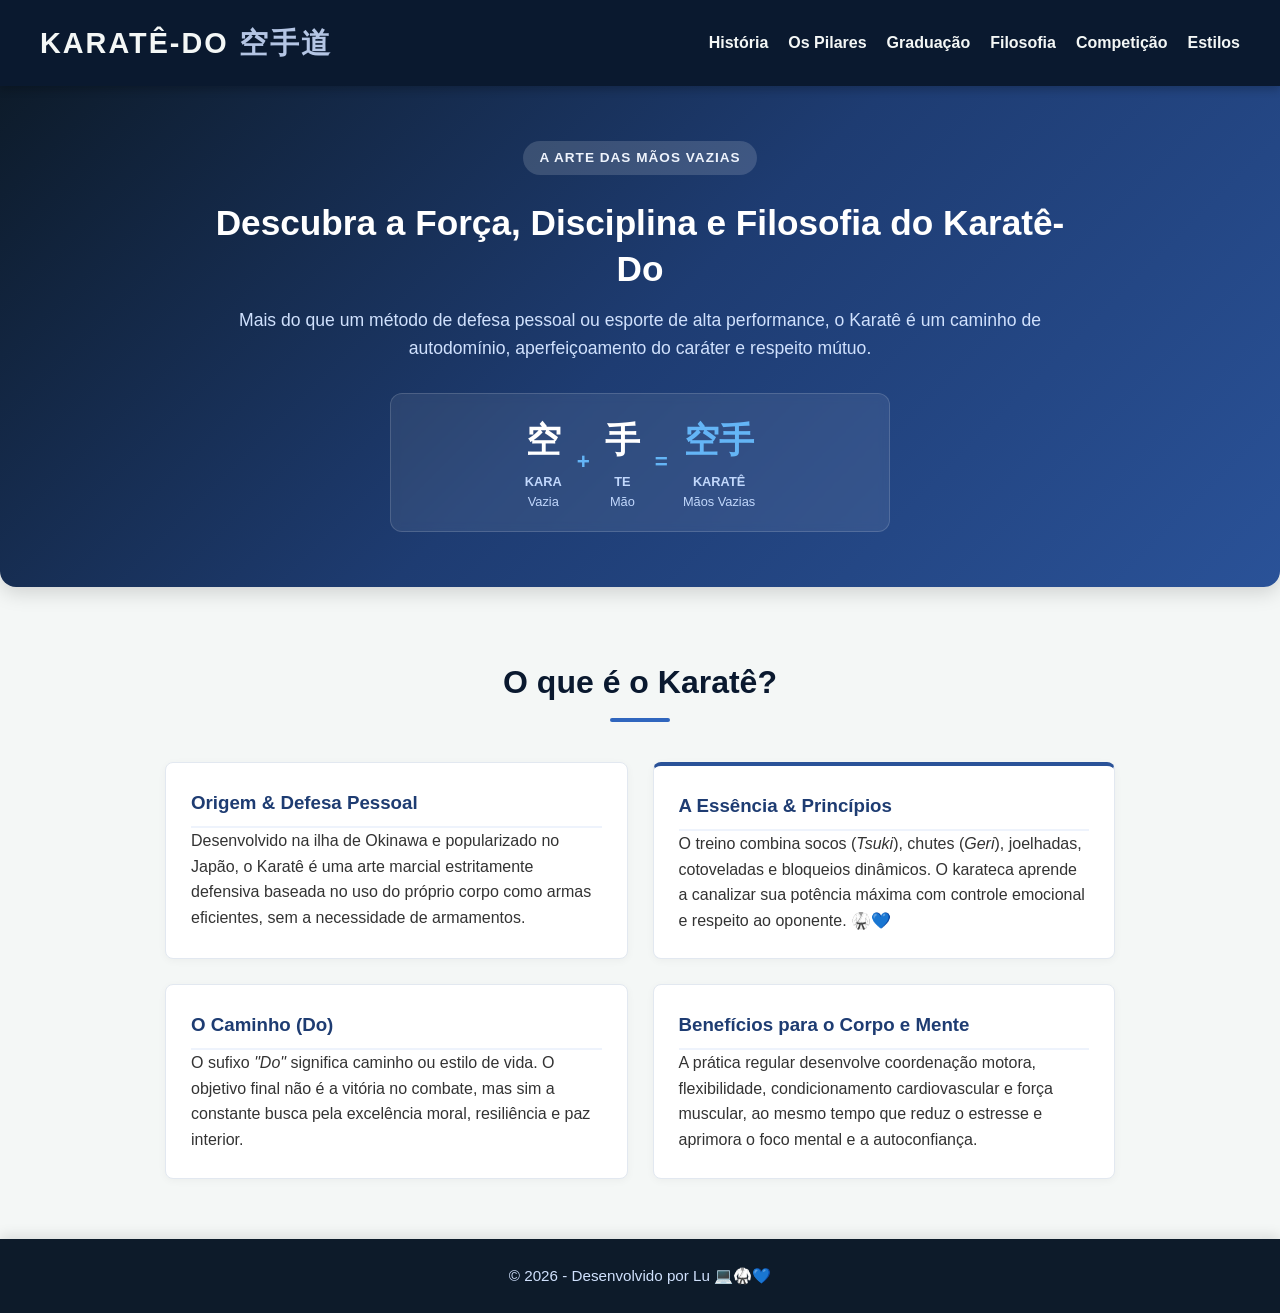
<file: index.html>
<!DOCTYPE html>
<html lang="pt-BR">
<head>
    <meta charset="UTF-8">
    <meta name="viewport" content="width=device-width, initial-scale=1.0">
    <title>O Caminho do Karatê - Karatê-Do</title>
    <!-- Linha para mudar o ícone da aba do navegador -->
    <link rel="icon" type="image/x-icon" href="./icon.png">
    <!-- Liga o ficheiro HTML ao ficheiro style.css -->
    <link rel="stylesheet" href="Style.css">
</head>
<body>

    <header>
        <div class="container header-content">
            <h1>KARATÊ-DO<span> 空手道</span></h1>
            <nav>
                <ul>
                    <li><a href="index.html" class="ativo-link">História</a></li>
                    <li><a href="Pilares.html">Os Pilares</a></li>
                    <li><a href="Graduacao.html">Graduação</a></li>
                    <li><a href="Filosofia.html">Filosofia</a></li>
                    <li><a href="competicao.html">Competição</a></li>
                    <li><a href="estilos.html">Estilos</a></li>
                </ul>
            </nav>
        </div>
    </header>

        <!-- Banner Hero Inicial -->
    <section class="hero-banner">
        <div class="container hero-content">
            <span class="hero-tag">A Arte das Mãos Vazias</span>
            <h2>Descubra a Força, Disciplina e Filosofia do Karatê-Do</h2>
            <p>Mais do que um método de defesa pessoal ou esporte de alta performance, o Karatê é um caminho de autodomínio, aperfeiçoamento do caráter e respeito mútuo.</p>
            <div class="hero-kanji-box">
                <div class="kanji-item">
                    <span class="kanji">空</span>
                    <span class="significado"><strong>KARA</strong><br>Vazia</span>
                </div>
                <span class="kanji-plus">+</span>
                <div class="kanji-item">
                    <span class="kanji">手</span>
                    <span class="significado"><strong>TE</strong><br>Mão</span>
                </div>
                <span class="kanji-plus">=</span>
                <div class="kanji-item destaque">
                    <span class="kanji">空手</span>
                    <span class="significado"><strong>KARATÊ</strong><br>Mãos Vazias</span>
                </div>
            </div>
        </div>
    </section>

    <!-- Cards Informativos "O que é o Karatê" -->
    <section class="container" style="margin-top: 40px;">
        <h2 class="section-title">O que é o Karatê?</h2>
        
        <div class="valores-grid">
        
        <!-- Cartão 1 -->
        <div class="valor-box">
            <h3>Origem & Defesa Pessoal</h3>
            <p>Desenvolvido na ilha de Okinawa e popularizado no Japão, o Karatê é uma arte marcial estritamente defensiva baseada no uso do próprio corpo como armas eficientes, sem a necessidade de armamentos.</p>
        </div>

        <!-- Cartão 2 -->
        <div class="valor-box destacado-box">
            <h3>A Essência & Princípios</h3>
            <p>O treino combina socos (<em>Tsuki</em>), chutes (<em>Geri</em>), joelhadas, cotoveladas e bloqueios dinâmicos. O karateca aprende a canalizar sua potência máxima com controle emocional e respeito ao oponente. 🥋💙</p>
        </div>

        <!-- Cartão 3 -->
        <div class="valor-box">
            <h3>O Caminho (Do)</h3>
            <p>O sufixo <em>"Do"</em> significa caminho ou estilo de vida. O objetivo final não é a vitória no combate, mas sim a constante busca pela excelência moral, resiliência e paz interior.</p>
        </div>

        <!-- Cartão 4 (Novo - para completar a grelha perfeitamente!) -->
        <div class="valor-box">
            <h3>Benefícios para o Corpo e Mente</h3>
            <p>A prática regular desenvolve coordenação motora, flexibilidade, condicionamento cardiovascular e força muscular, ao mesmo tempo que reduz o estresse e aprimora o foco mental e a autoconfiança.</p>
        </div>

    </div>
</section>

    <!-- Rodapé fora de containers para ocupar 100% da largura -->
    <footer>
        <div class="container">
            <p>&copy; 2026 - Desenvolvido por Lu 💻🥋💙</p>
        </div>
    </footer>

</body>
</html>
</file>
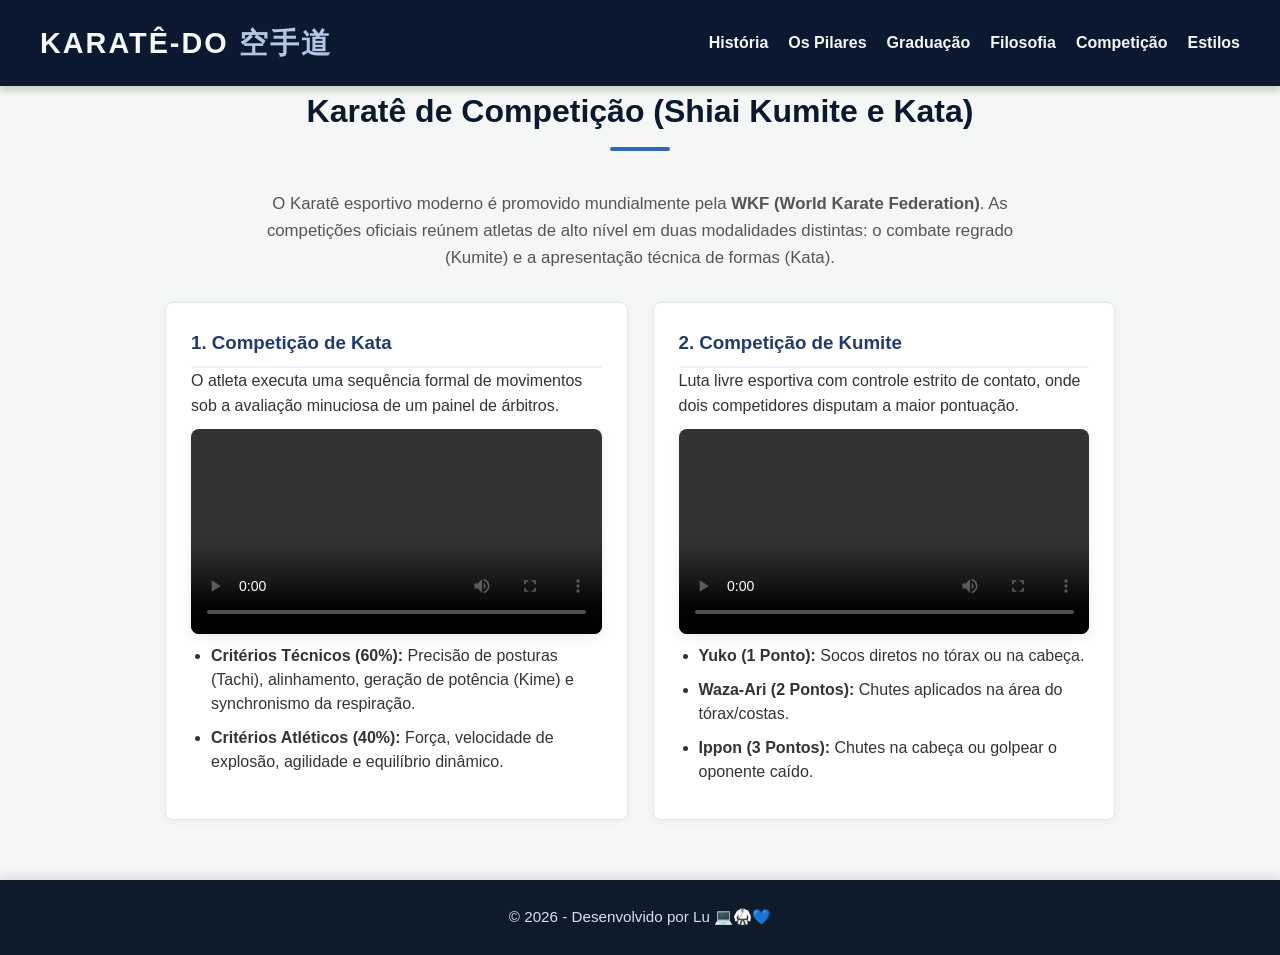
<file: competicao.html>
<!DOCTYPE html>
<html lang="pt-BR">
<head>
    <meta charset="UTF-8">
    <meta name="viewport" content="width=device-width, initial-scale=1.0">
    <title>Competição - Karatê-Do</title>
    <!-- Ícone da aba do navegador -->
    <link rel="icon" type="image/x-icon" href="./icon.png">
    <!-- Liga ao arquivo CSS externo do site -->
    <link rel="stylesheet" href="Style.css">
</head>
<body>

    <!-- Cabeçalho Principal -->
    <header>
        <div class="container header-content">
            <h1>KARATÊ-DO<span> 空手道</span></h1>
            <nav>
                <ul>
                    <li><a href="index.html">História</a></li>
                    <li><a href="Pilares.html">Os Pilares</a></li>
                    <li><a href="Graduacao.html">Graduação</a></li>
                    <li><a href="Filosofia.html">Filosofia</a></li>
                    <li><a href="competicao.html" class="ativo-link">Competição</a></li>
                    <li><a href="estilos.html">Estilos</a></li>
                </ul>
            </nav>
        </div>
    </header>

    <!-- Conteúdo Principal: Karatê de Competição -->
    <section class="container">
        <h2 class="section-title">Karatê de Competição (Shiai Kumite e Kata)</h2>
        <p class="subtitulo-filosofia">
            O Karatê esportivo moderno é promovido mundialmente pela <strong>WKF (World Karate Federation)</strong>. As competições oficiais reúnem atletas de alto nível em duas modalidades distintas: o combate regrado (Kumite) e a apresentação técnica de formas (Kata).
        </p>
        
        <!-- Grid de Modalidades com Vídeos Locais -->
        <div class="valores-grid">
            
            <!-- Caixa 1: Competição de Kata -->
            <div class="valor-box">
                <h3>1. Competição de Kata</h3>
                <p>O atleta executa uma sequência formal de movimentos sob a avaliação minuciosa de um painel de árbitros.</p>
                
                <!-- Vídeo Local de Kata -->
                <div class="video-container">
                    <video controls preload="metadata">
                        <source src="midia/videoplayback (1).mp4" type="video/mp4">
                        O seu navegador não suporta a reprodução deste vídeo.
                    </video>
                </div>

                <ul>
                    <li><strong>Critérios Técnicos (60%):</strong> Precisão de posturas (Tachi), alinhamento, geração de potência (Kime) e synchronismo da respiração.</li>
                    <li><strong>Critérios Atléticos (40%):</strong> Força, velocidade de explosão, agilidade e equilíbrio dinâmico.</li>
                </ul>
            </div>

            <!-- Caixa 2: Competição de Kumite -->
            <div class="valor-box">
                <h3>2. Competição de Kumite</h3>
                <p>Luta livre esportiva com controle estrito de contato, onde dois competidores disputam a maior pontuação.</p>

                <!-- Vídeo Local de Kumite -->
                <div class="video-container">
                    <video controls preload="metadata">
                        <source src="midia/videoplayback.mp4" type="video/mp4">
                        O seu navegador não suporta a reprodução deste vídeo.
                    </video>
                </div>

                <ul>
                    <li><strong>Yuko (1 Ponto):</strong> Socos diretos no tórax ou na cabeça.</li>
                    <li><strong>Waza-Ari (2 Pontos):</strong> Chutes aplicados na área do tórax/costas.</li>
                    <li><strong>Ippon (3 Pontos):</strong> Chutes na cabeça ou golpear o oponente caído.</li>
                </ul>
            </div>

        </div>
    </section> <!-- AQUI: Esta tag </section> estava faltando! -->

    <!-- Rodapé fora do container para ocupar 100% da largura da tela -->
    <footer>
        <div class="container">
            <p>&copy; 2026 - Desenvolvido por Lu 💻🥋💙</p>
        </div>
    </footer>

</body>
</html>
</file>
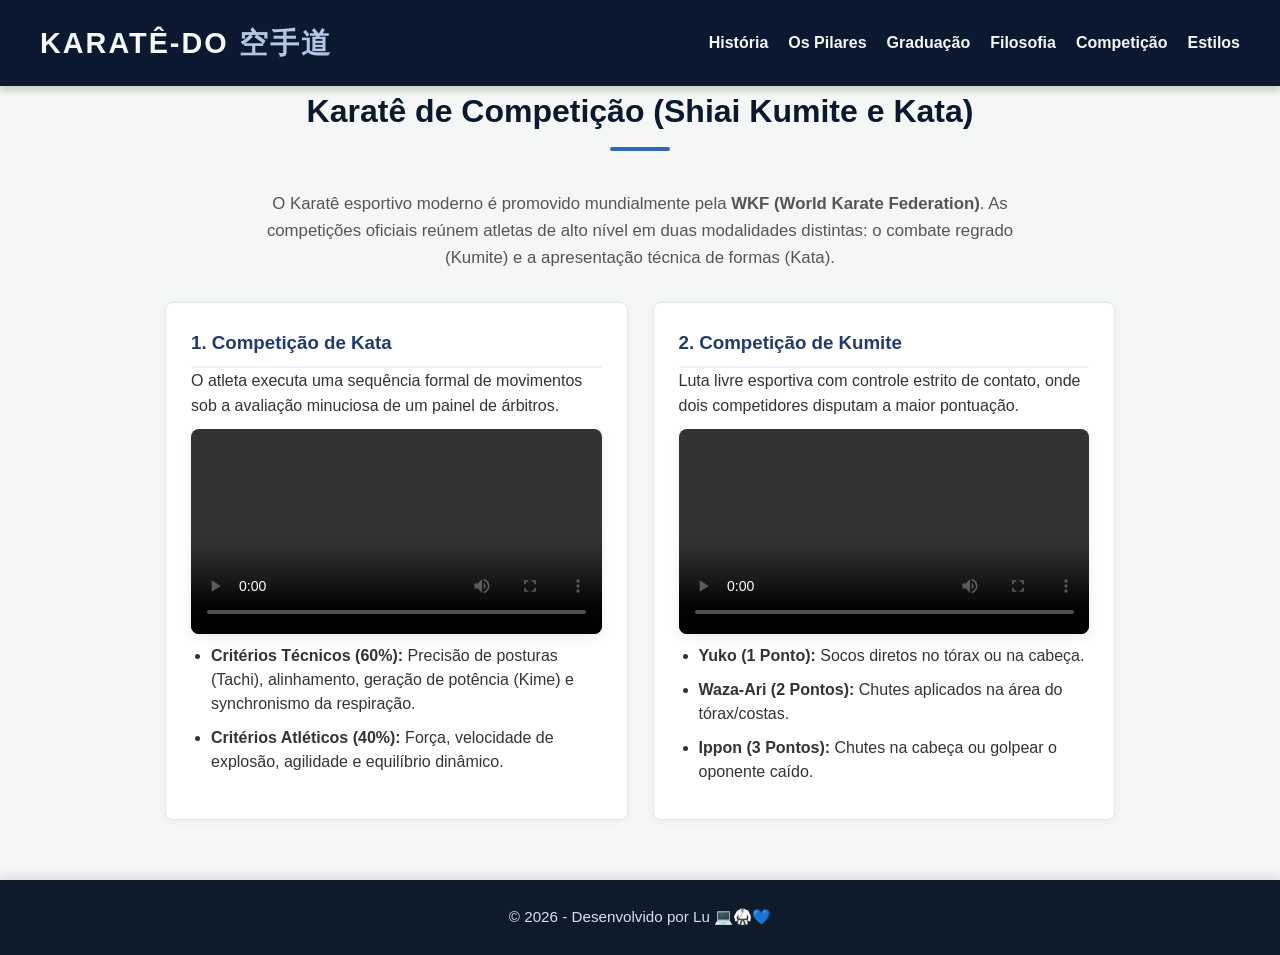
<file: competiçao.html>
<!DOCTYPE html>
<html lang="pt-BR">
<head>
    <meta charset="UTF-8">
    <meta name="viewport" content="width=device-width, initial-scale=1.0">
    <title>Competição - Karatê-Do</title>
    <!-- Ícone da aba do navegador -->
    <link rel="icon" type="image/x-icon" href="./icon.png">
    <!-- Liga ao arquivo CSS externo do site -->
    <link rel="stylesheet" href="Style.css">
</head>
<body>

    <!-- Cabeçalho Principal -->
    <header>
        <div class="container header-content">
            <h1>KARATÊ-DO<span> 空手道</span></h1>
            <nav>
                <ul>
                    <li><a href="index.html">História</a></li>
                    <li><a href="Pilares.html">Os Pilares</a></li>
                    <li><a href="Graduação.html">Graduação</a></li>
                    <li><a href="Filosofia.html">Filosofia</a></li>
                    <li><a href="competicao.html" class="ativo-link">Competição</a></li>
                    <li><a href="estilos.html">Estilos</a></li>
                </ul>
            </nav>
        </div>
    </header>

    <!-- Conteúdo Principal: Karatê de Competição -->
    <section class="container">
        <h2 class="section-title">Karatê de Competição (Shiai Kumite e Kata)</h2>
        <p class="subtitulo-filosofia">
            O Karatê esportivo moderno é promovido mundialmente pela <strong>WKF (World Karate Federation)</strong>. As competições oficiais reúnem atletas de alto nível em duas modalidades distintas: o combate regrado (Kumite) e a apresentação técnica de formas (Kata).
        </p>
        
        <!-- Grid de Modalidades com Vídeos Locais -->
        <div class="valores-grid">
            
            <!-- Caixa 1: Competição de Kata -->
            <div class="valor-box">
                <h3>1. Competição de Kata</h3>
                <p>O atleta executa uma sequência formal de movimentos sob a avaliação minuciosa de um painel de árbitros.</p>
                
                <!-- Vídeo Local de Kata -->
                <div class="video-container">
                    <video controls preload="metadata">
                        <source src="midia/videoplayback (1).mp4" type="video/mp4">
                        O seu navegador não suporta a reprodução deste vídeo.
                    </video>
                </div>

                <ul>
                    <li><strong>Critérios Técnicos (60%):</strong> Precisão de posturas (Tachi), alinhamento, geração de potência (Kime) e synchronismo da respiração.</li>
                    <li><strong>Critérios Atléticos (40%):</strong> Força, velocidade de explosão, agilidade e equilíbrio dinâmico.</li>
                </ul>
            </div>

            <!-- Caixa 2: Competição de Kumite -->
            <div class="valor-box">
                <h3>2. Competição de Kumite</h3>
                <p>Luta livre esportiva com controle estrito de contato, onde dois competidores disputam a maior pontuação.</p>

                <!-- Vídeo Local de Kumite -->
                <div class="video-container">
                    <video controls preload="metadata">
                        <source src="midia/videoplayback.mp4" type="video/mp4">
                        O seu navegador não suporta a reprodução deste vídeo.
                    </video>
                </div>

                <ul>
                    <li><strong>Yuko (1 Ponto):</strong> Socos diretos no tórax ou na cabeça.</li>
                    <li><strong>Waza-Ari (2 Pontos):</strong> Chutes aplicados na área do tórax/costas.</li>
                    <li><strong>Ippon (3 Pontos):</strong> Chutes na cabeça ou golpear o oponente caído.</li>
                </ul>
            </div>

        </div>
    </section> <!-- AQUI: Esta tag </section> estava faltando! -->

    <!-- Rodapé fora do container para ocupar 100% da largura da tela -->
    <footer>
        <div class="container">
            <p>&copy; 2026 - Desenvolvido por Lu 💻🥋💙</p>
        </div>
    </footer>

</body>
</html>
</file>
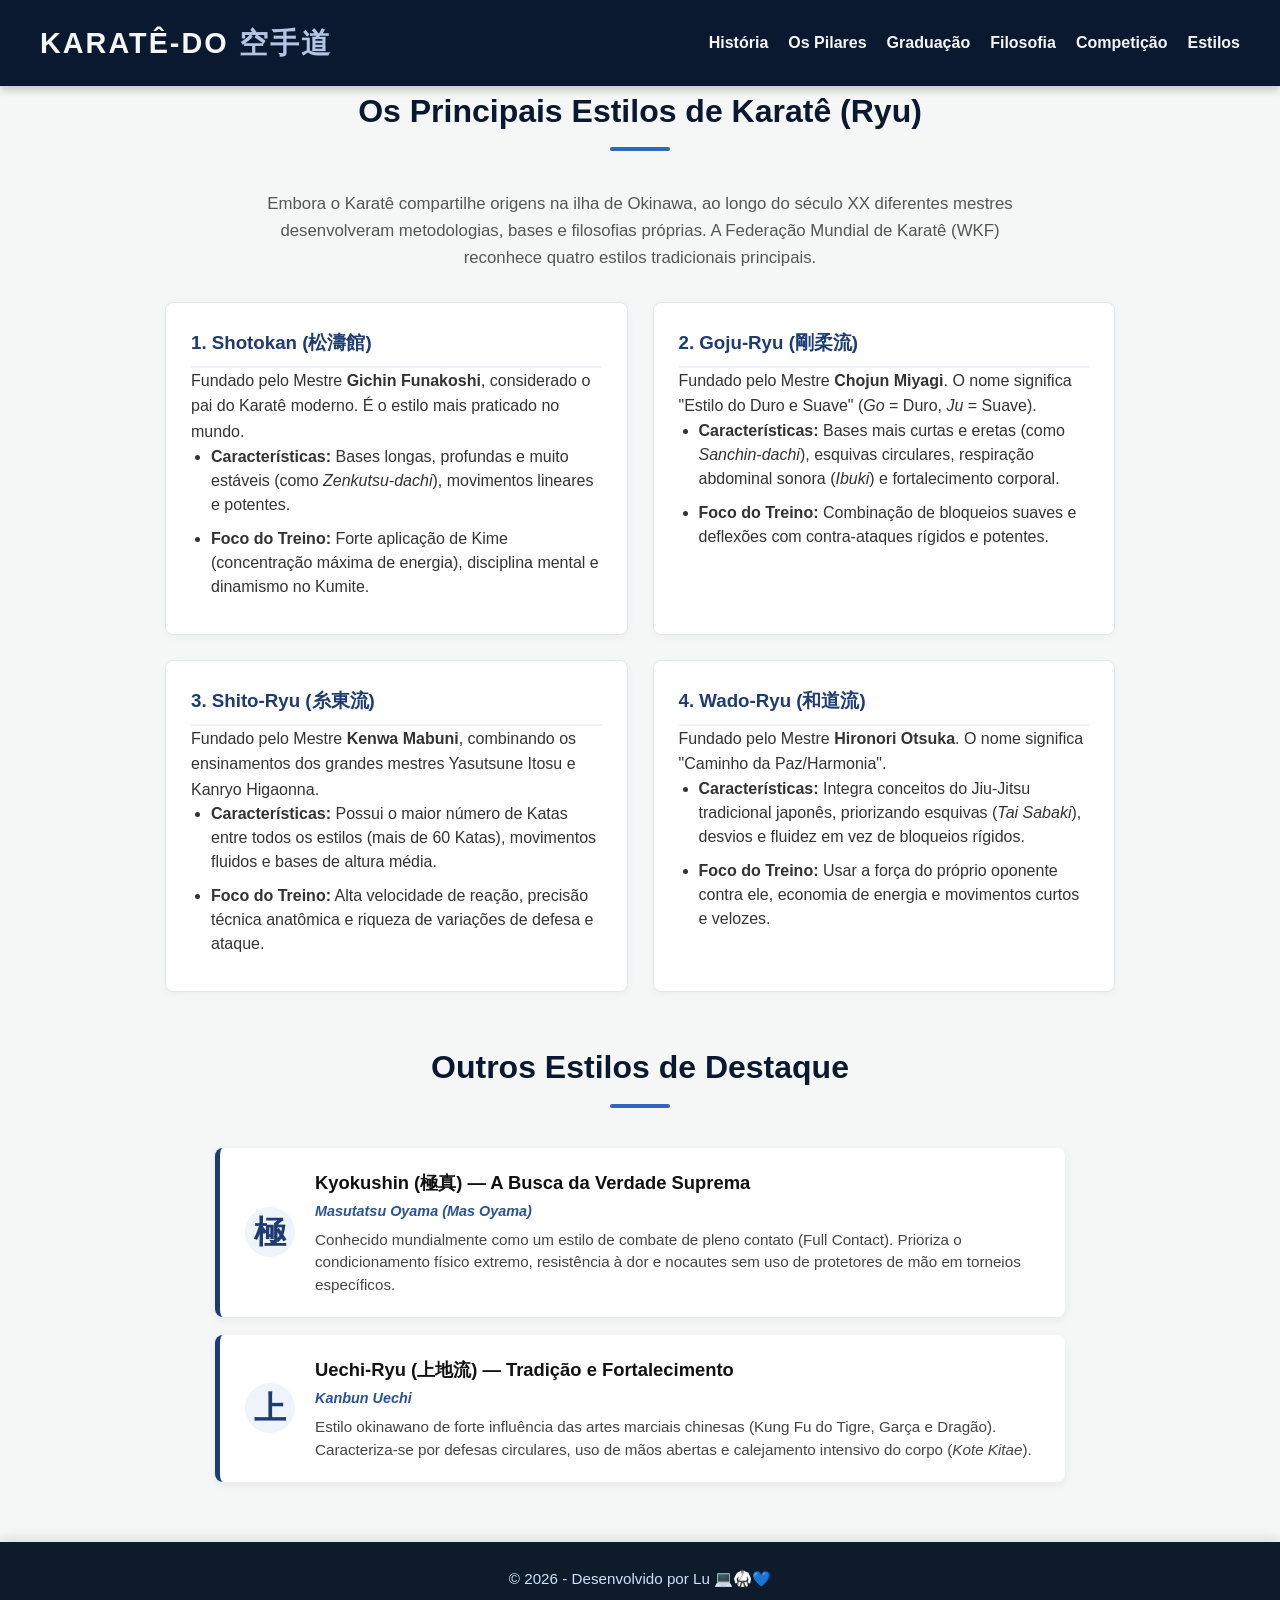
<file: estilos.html>
<!DOCTYPE html>
<html lang="pt-BR">
<head>
    <meta charset="UTF-8">
    <meta name="viewport" content="width=device-width, initial-scale=1.0">
    <title>Estilos de Karatê - Karatê-Do</title>
    <!-- Ícone da aba do navegador -->
    <link rel="icon" type="image/x-icon" href="icon.png">
    <!-- Liga ao estilo CSS externo -->
    <link rel="stylesheet" href="Style.css">
</head>
<body>

    <!-- Cabeçalho Principal -->
    <header>
        <div class="container header-content">
            <h1>KARATÊ-DO<span> 空手道</span></h1>
            <nav>
                <ul>
                    <li><a href="index.html">História</a></li>
                    <li><a href="Pilares.html">Os Pilares</a></li>
                    <li><a href="Graduacao.html">Graduação</a></li>
                    <li><a href="Filosofia.html">Filosofia</a></li>
                    <li><a href="competicao.html">Competição</a></li>
                    <li><a href="estilos.html" class="ativo-link">Estilos</a></li>
                </ul>
            </nav>
        </div>
    </header>

    <!-- Seção Principal: Os Grandes Estilos -->
    <section class="container">
        <h2 class="section-title">Os Principais Estilos de Karatê (Ryu)</h2>
        <p class="subtitulo-filosofia">
            Embora o Karatê compartilhe origens na ilha de Okinawa, ao longo do século XX diferentes mestres desenvolveram metodologias, bases e filosofias próprias. A Federação Mundial de Karatê (WKF) reconhece quatro estilos tradicionais principais.
        </p>

        <!-- Grid com os 4 Estilos Principais da WKF -->
        <div class="valores-grid">
            
            <!-- Shotokan -->
            <div class="valor-box">
                <h3>1. Shotokan (松濤館)</h3>
                <p>Fundado pelo Mestre <strong>Gichin Funakoshi</strong>, considerado o pai do Karatê moderno. É o estilo mais praticado no mundo.</p>
                <ul>
                    <li><strong>Características:</strong> Bases longas, profundas e muito estáveis (como <em>Zenkutsu-dachi</em>), movimentos lineares e potentes.</li>
                    <li><strong>Foco do Treino:</strong> Forte aplicação de Kime (concentração máxima de energia), disciplina mental e dinamismo no Kumite.</li>
                </ul>
            </div>

            <!-- Goju-Ryu -->
            <div class="valor-box">
                <h3>2. Goju-Ryu (剛柔流)</h3>
                <p>Fundado pelo Mestre <strong>Chojun Miyagi</strong>. O nome significa "Estilo do Duro e Suave" (<em>Go</em> = Duro, <em>Ju</em> = Suave).</p>
                <ul>
                    <li><strong>Características:</strong> Bases mais curtas e eretas (como <em>Sanchin-dachi</em>), esquivas circulares, respiração abdominal sonora (<em>Ibuki</em>) e fortalecimento corporal.</li>
                    <li><strong>Foco do Treino:</strong> Combinação de bloqueios suaves e deflexões com contra-ataques rígidos e potentes.</li>
                </ul>
            </div>

            <!-- Shito-Ryu -->
            <div class="valor-box">
                <h3>3. Shito-Ryu (糸東流)</h3>
                <p>Fundado pelo Mestre <strong>Kenwa Mabuni</strong>, combinando os ensinamentos dos grandes mestres Yasutsune Itosu e Kanryo Higaonna.</p>
                <ul>
                    <li><strong>Características:</strong> Possui o maior número de Katas entre todos os estilos (mais de 60 Katas), movimentos fluidos e bases de altura média.</li>
                    <li><strong>Foco do Treino:</strong> Alta velocidade de reação, precisão técnica anatômica e riqueza de variações de defesa e ataque.</li>
                </ul>
            </div>

            <!-- Wado-Ryu -->
            <div class="valor-box">
                <h3>4. Wado-Ryu (和道流)</h3>
                <p>Fundado pelo Mestre <strong>Hironori Otsuka</strong>. O nome significa "Caminho da Paz/Harmonia".</p>
                <ul>
                    <li><strong>Características:</strong> Integra conceitos do Jiu-Jitsu tradicional japonês, priorizando esquivas (<em>Tai Sabaki</em>), desvios e fluidez em vez de bloqueios rígidos.</li>
                    <li><strong>Foco do Treino:</strong> Usar a força do próprio oponente contra ele, economia de energia e movimentos curtos e velozes.</li>
                </ul>
            </div>

        </div>
    </section>

    <!-- Seção de Estilos Adicionais Notáveis -->
    <section class="container" style="margin-top: 50px;">
        <h2 class="section-title">Outros Estilos de Destaque</h2>
        
        <div class="dojo-kun-grid">
            
            <div class="dojo-card">
                <span class="dojo-numero">極</span>
                <div class="dojo-conteudo">
                    <h3>Kyokushin (極真) — A Busca da Verdade Suprema</h3>
                    <p class="japones">Masutatsu Oyama (Mas Oyama)</p>
                    <p>Conhecido mundialmente como um estilo de combate de pleno contato (Full Contact). Prioriza o condicionamento físico extremo, resistência à dor e nocautes sem uso de protetores de mão em torneios específicos.</p>
                </div>
            </div>

            <div class="dojo-card">
                <span class="dojo-numero">上</span>
                <div class="dojo-conteudo">
                    <h3>Uechi-Ryu (上地流) — Tradição e Fortalecimento</h3>
                    <p class="japones">Kanbun Uechi</p>
                    <p>Estilo okinawano de forte influência das artes marciais chinesas (Kung Fu do Tigre, Garça e Dragão). Caracteriza-se por defesas circulares, uso de mãos abertas e calejamento intensivo do corpo (<em>Kote Kitae</em>).</p>
                </div>
            </div>

        </div>
    </section>

    <!-- Rodapé fora de containers para ocupar 100% da largura -->
    <footer>
        <div class="container">
            <p>&copy; 2026 - Desenvolvido por Lu 💻🥋💙</p>
        </div>
    </footer>
</body>
</html>
</file>
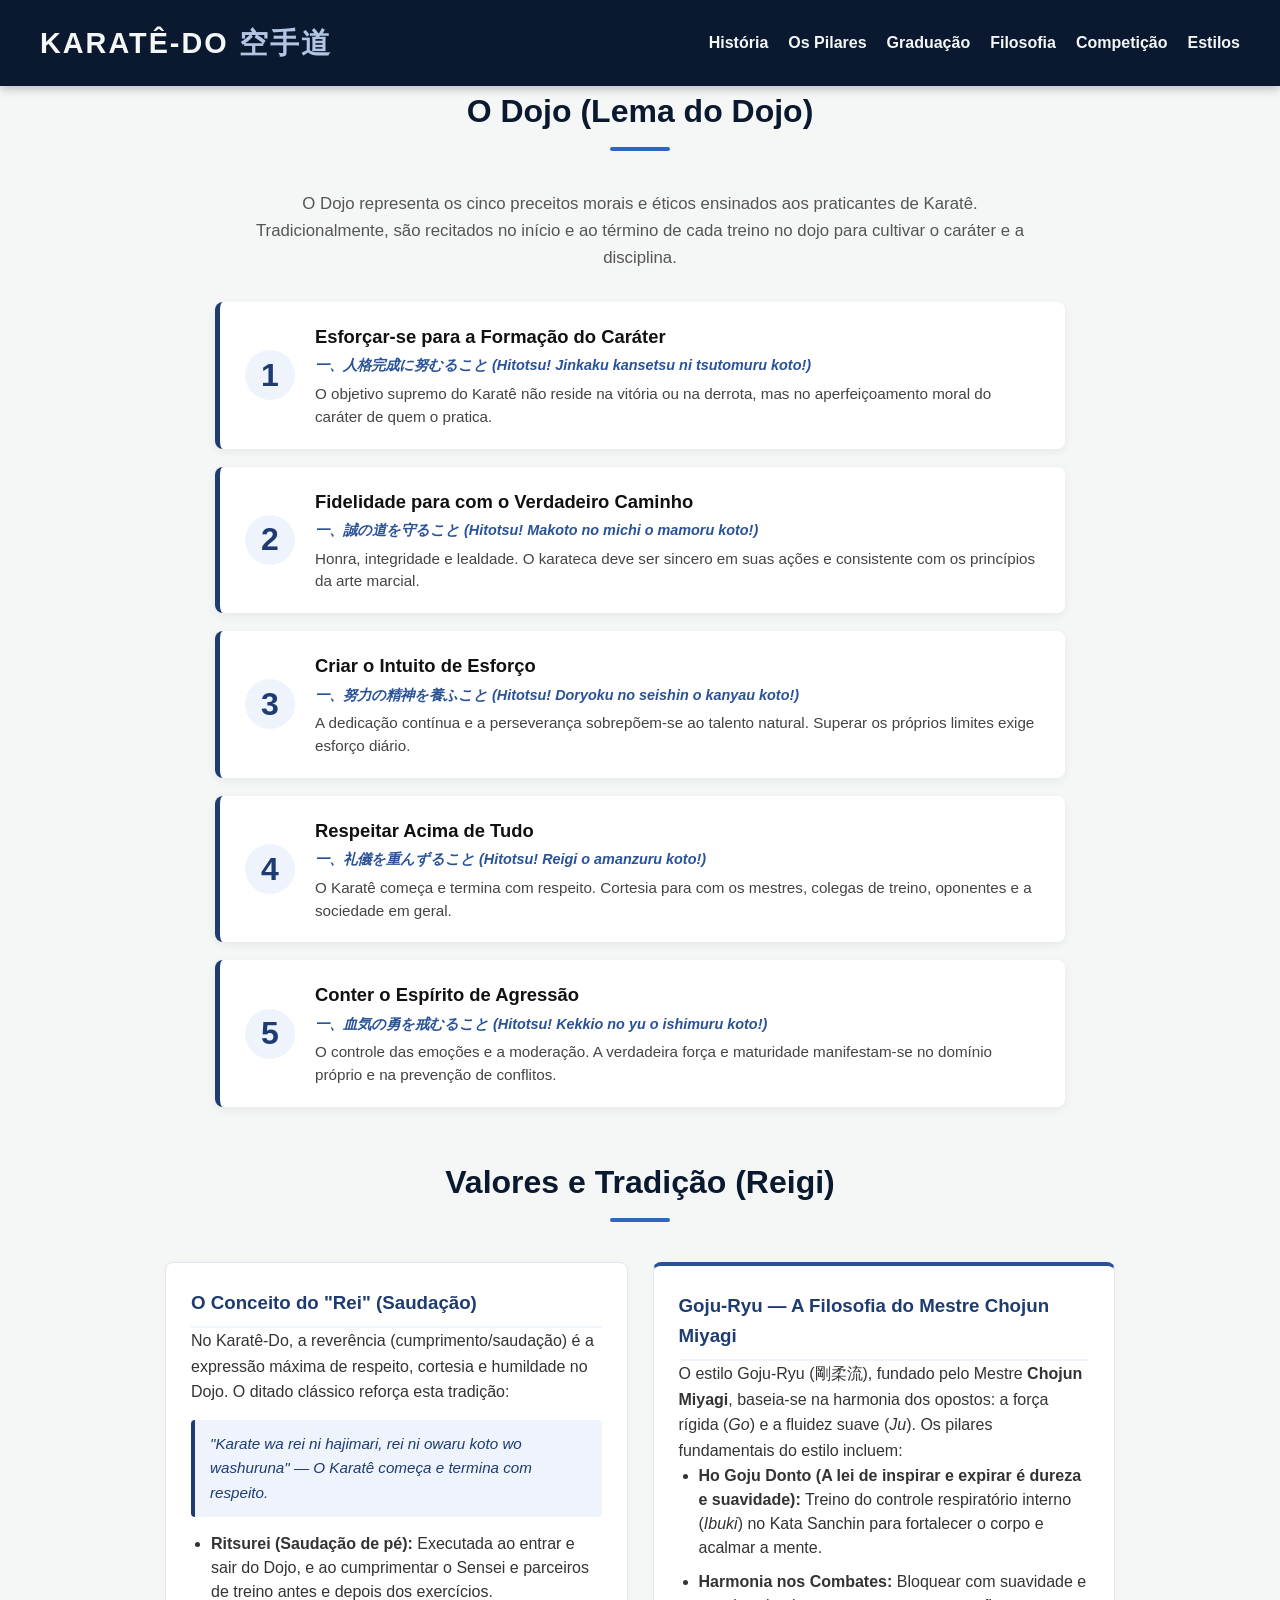
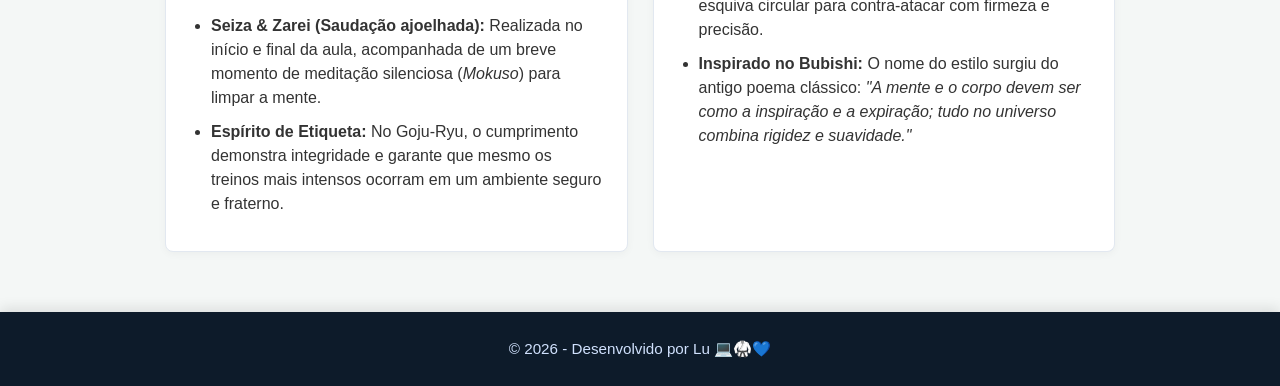
<file: Filosofia.html>
<!DOCTYPE html>
<html lang="pt-BR">
<head>
    <meta charset="UTF-8">
    <meta name="viewport" content="width=device-width, initial-scale=1.0">
    <title>Filosofia do Karatê - Karatê-Do</title>
    <!-- Linha para mudar o ícone da aba do navegador -->
    <link rel="icon" type="image/x-icon" href="./icon.png">
    <!-- Vincula ao arquivo CSS externo -->
    <link rel="stylesheet" href="Style.css">
</head>
<body>

    <!-- Cabeçalho -->
    <header>
        <div class="container header-content">
            <h1>KARATÊ-DO<span> 空手道</span></h1>
            <nav>
                <ul>
                    <li><a href="index.html">História</a></li>
                    <li><a href="Pilares.html">Os Pilares</a></li>
                    <li><a href="Graduacao.html">Graduação</a></li>
                    <li><a href="Filosofia.html" class="ativo-link">Filosofia</a></li>
                    <li><a href="competicao.html">Competição</a></li>
                    <li><a href="estilos.html">Estilos</a></li>
                </ul>
            </nav>
        </div>
    </header>

    <!-- Seção Principal: O Dojo Kun -->
    <section class="container">
        <h2 class="section-title">O Dojo (Lema do Dojo)</h2>
        <p class="subtitulo-filosofia">
            O Dojo representa os cinco preceitos morais e éticos ensinados aos praticantes de Karatê. Tradicionalmente, são recitados no início e ao término de cada treino no dojo para cultivar o caráter e a disciplina.
        </p>

        <!-- Grade de Cartões do Dojo Kun -->
        <div class="dojo-kun-grid">
            <div class="dojo-card">
                <span class="dojo-numero">1</span>
                <div class="dojo-conteudo">
                    <h3>Esforçar-se para a Formação do Caráter</h3>
                    <p class="japones">一、人格完成に努むること (Hitotsu! Jinkaku kansetsu ni tsutomuru koto!)</p>
                    <p>O objetivo supremo do Karatê não reside na vitória ou na derrota, mas no aperfeiçoamento moral do caráter de quem o pratica.</p>
                </div>
            </div>

            <div class="dojo-card">
                <span class="dojo-numero">2</span>
                <div class="dojo-conteudo">
                    <h3>Fidelidade para com o Verdadeiro Caminho</h3>
                    <p class="japones">一、誠の道を守ること (Hitotsu! Makoto no michi o mamoru koto!)</p>
                    <p>Honra, integridade e lealdade. O karateca deve ser sincero em suas ações e consistente com os princípios da arte marcial.</p>
                </div>
            </div>

            <div class="dojo-card">
                <span class="dojo-numero">3</span>
                <div class="dojo-conteudo">
                    <h3>Criar o Intuito de Esforço</h3>
                    <p class="japones">一、努力の精神を養ふこと (Hitotsu! Doryoku no seishin o kanyau koto!)</p>
                    <p>A dedicação contínua e a perseverança sobrepõem-se ao talento natural. Superar os próprios limites exige esforço diário.</p>
                </div>
            </div>

            <div class="dojo-card">
                <span class="dojo-numero">4</span>
                <div class="dojo-conteudo">
                    <h3>Respeitar Acima de Tudo</h3>
                    <p class="japones">一、礼儀を重んずること (Hitotsu! Reigi o amanzuru koto!)</p>
                    <p>O Karatê começa e termina com respeito. Cortesia para com os mestres, colegas de treino, oponentes e a sociedade em geral.</p>
                </div>
            </div>

            <div class="dojo-card">
                <span class="dojo-numero">5</span>
                <div class="dojo-conteudo">
                    <h3>Conter o Espírito de Agressão</h3>
                    <p class="japones">一、血気の勇を戒むること (Hitotsu! Kekkio no yu o ishimuru koto!)</p>
                    <p>O controle das emoções e a moderação. A verdadeira força e maturidade manifestam-se no domínio próprio e na prevenção de conflitos.</p>
                </div>
            </div>
        </div>
    </section>

    <!-- Seção de Conteúdo Adicional: Etiqueta e o Niju Kun -->
    <section class="container" style="margin-top: 50px;">
        <h2 class="section-title">Valores e Tradição (Reigi)</h2>
        
        <div class="valores-grid">
            <div class="valor-box">
                <h3>O Conceito do "Rei" (Saudação)</h3>
                <p>No Karatê-Do, a reverência (cumprimento/saudação) é a expressão máxima de respeito, cortesia e humildade no Dojo. O ditado clássico reforça esta tradição:</p>

                <!-- Citação do Rei -->
                <div style="background-color: #eef3fc; border-left: 4px solid #1e3c72; padding: 12px 15px; margin: 15px 0; border-radius: 4px; font-style: italic; color: #1e3c72; font-size: 0.95rem;">
                    "Karate wa rei ni hajimari, rei ni owaru koto wo washuruna" — O Karatê começa e termina com respeito.
                </div>

                <ul>
                    <li><strong>Ritsurei (Saudação de pé):</strong> Executada ao entrar e sair do Dojo, e ao cumprimentar o Sensei e parceiros de treino antes e depois dos exercícios.</li>
                    <li><strong>Seiza & Zarei (Saudação ajoelhada):</strong> Realizada no início e final da aula, acompanhada de um breve momento de meditação silenciosa (<em>Mokuso</em>) para limpar a mente.</li>
                    <li><strong>Espírito de Etiqueta:</strong> No Goju-Ryu, o cumprimento demonstra integridade e garante que mesmo os treinos mais intensos ocorram em um ambiente seguro e fraterno.</li>
                </ul>
            </div>

            <div class="valor-box destacado-box">
                <h3>Goju-Ryu — A Filosofia do Mestre Chojun Miyagi</h3>
                <p>O estilo Goju-Ryu (剛柔流), fundado pelo Mestre <strong>Chojun Miyagi</strong>, baseia-se na harmonia dos opostos: a força rígida (<em>Go</em>) e a fluidez suave (<em>Ju</em>). Os pilares fundamentais do estilo incluem:</p>
                <ul>
                    <li><strong>Ho Goju Donto (A lei de inspirar e expirar é dureza e suavidade):</strong> Treino do controle respiratório interno (<em>Ibuki</em>) no Kata Sanchin para fortalecer o corpo e acalmar a mente.</li>
                    <li><strong>Harmonia nos Combates:</strong> Bloquear com suavidade e esquiva circular para contra-atacar com firmeza e precisão.</li>
                    <li><strong>Inspirado no Bubishi:</strong> O nome do estilo surgiu do antigo poema clássico: <em>"A mente e o corpo devem ser como a inspiração e a expiração; tudo no universo combina rigidez e suavidade."</em></li>
                </ul>
            </div>
        </div>
    </section>

    <!-- Rodapé fora de containers para ocupar 100% da largura -->
    <footer>
        <div class="container">
            <p>&copy; 2026 - Desenvolvido por Lu 💻🥋💙</p>
        </div>
    </footer>
</body>
</html>
</file>
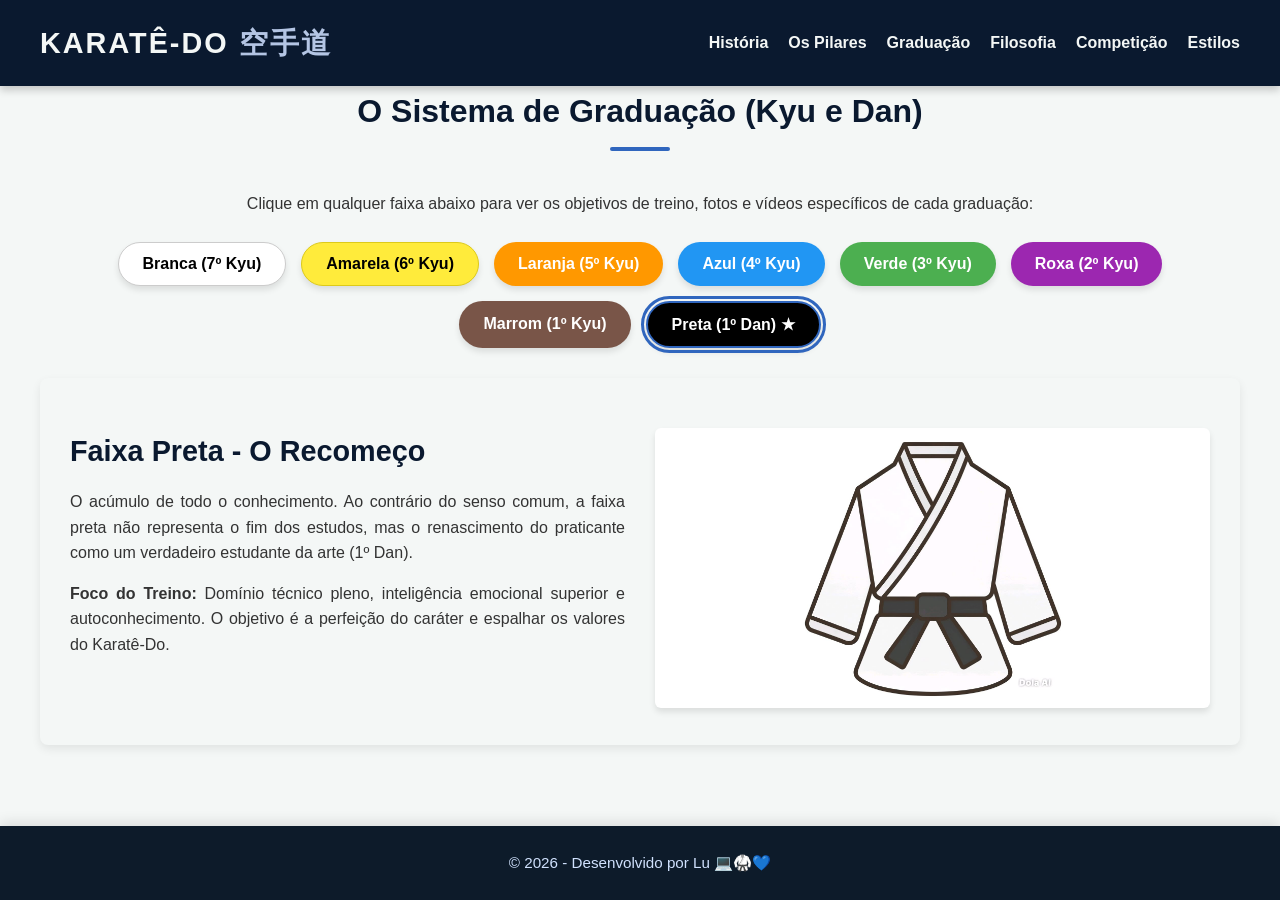
<file: Graduacao.html>
<!DOCTYPE html>
<html lang="pt-BR">
<head>
    <meta charset="UTF-8">
    <meta name="viewport" content="width=device-width, initial-scale=1.0">
    <title>Sistema de Graduação - Karatê-Do</title>
    <!-- Linha para mudar o ícone da aba do navegador -->
    <link rel="icon" type="image/x-icon" href="./icon.png">
    <!-- Vincula ao arquivo CSS externo -->
    <link rel="stylesheet" href="Style.css">
</head>
<body>

    <!-- Cabeçalho -->
    <header>
        <div class="container header-content">
            <h1>KARATÊ-DO<span> 空手道</span></h1>
            <nav>
                <ul>
                    <li><a href="index.html">História</a></li>
                    <li><a href="Pilares.html">Os Pilares</a></li>
                    <li><a href="Graduacao.html" class="ativo-link">Graduação</a></li>
                    <li><a href="Filosofia.html">Filosofia</a></li>
                    <li><a href="competicao.html">Competição</a></li>
                    <li><a href="estilos.html">Estilos</a></li>
                </ul>
            </nav>
        </div>
    </header>

    <!-- Conteúdo da Graduação -->
    <section class="container">
        <h2 class="section-title">O Sistema de Graduação (Kyu e Dan)</h2>
        <p style="text-align: center; max-width: 800px; margin: 0 auto 25px;">Clique em qualquer faixa abaixo para ver os objetivos de treino, fotos e vídeos específicos de cada graduação:</p>
        
        <!-- Lista de Botões das Faixas -->
        <div class="faixas-lista">
            <button class="btn-faixa f-branca" onclick="mostrarFaixa('branca', this)">Branca (7º Kyu)</button>
            <button class="btn-faixa f-amarela" onclick="mostrarFaixa('amarela', this)">Amarela (6º Kyu)</button>
            <button class="btn-faixa f-laranja" onclick="mostrarFaixa('laranja', this)">Laranja (5º Kyu)</button>
            <button class="btn-faixa f-azul" onclick="mostrarFaixa('azul', this)">Azul (4º Kyu)</button>
            <button class="btn-faixa f-verde" onclick="mostrarFaixa('verde', this)">Verde (3º Kyu)</button>
            <button class="btn-faixa f-roxa" onclick="mostrarFaixa('roxa', this)">Roxa (2º Kyu)</button>
            <button class="btn-faixa f-marrom" onclick="mostrarFaixa('marrom', this)">Marrom (1º Kyu)</button>
            <button class="btn-faixa f-preta" onclick="mostrarFaixa('preta', this)">Preta (1º Dan) ★</button>
        </div>

        <!-- PAINÉIS DE DETALHES DE CADA FAIXA -->

        <!-- Faixa Branca -->
        <div id="fx-branca" class="painel-conteudo">
            <div class="detalhe-grid">
                <div class="detalhe-texto">
                    <h3>Faixa Branca - O Início da Jornada</h3>
                    <p>A cor branca representa a pureza, a mente aberta e o potencial do iniciante. É a folha em branco onde os primeiros conhecimentos serão escritos.</p>
                    <p><strong>Foco do Treino:</strong> Aprender a etiqueta do dojo, as bases iniciais (Zenkutsu-dachi) e os primeiros socos e defesas do Kihon. É a fase de se adaptar ao ritmo dos treinos.</p>
                </div>
                <div class="midia-box">
                    <img src="./faixabranca.png" alt="Faixa Branca">
                </div>
            </div>
        </div>

        <!-- Faixa Amarela -->
        <div id="fx-amarela" class="painel-conteudo">
            <div class="detalhe-grid">
                <div class="detalhe-texto">
                    <h3>Faixa Amarela - O Despertar</h3>
                    <p>Simboliza o sol nascente e a terra que começa a receber os primeiros raios de luz do conhecimento marcial.</p>
                    <p><strong>Foco do Treino:</strong> Começa-se a exigir mais estabilidade nas bases, velocidade nos golpes e a introdução dos primeiros Katas oficiais (como o Heian Shodan).</p>
                </div>
                <div class="midia-box">
                    <img src="./faixaamarela.png" alt="Faixa Amarela">
                </div>
            </div>
        </div>

        <!-- Faixa Laranja -->
        <div id="fx-laranja" class="painel-conteudo">
            <div class="detalhe-grid">
                <div class="detalhe-texto">
                    <h3>Faixa Laranja - A Energia</h3>
                    <p>Representa o amadurecimento, o vigor e o crescimento da energia solar do karateca dentro do dojo.</p>
                    <p><strong>Foco do Treino:</strong> Transições rápidas entre as bases, chutes mais técnicos e foco no ganho de força explosiva no Kihon básico.</p>
                </div>
                <div class="midia-box">
                    <img src="./faixalaranja.png" alt="Faixa Laranja">
                </div>
            </div>
        </div>

        <!-- Faixa Azul -->
        <div id="fx-azul" class="painel-conteudo">
            <div class="detalhe-grid">
                <div class="detalhe-texto">
                    <h3>Faixa Azul - A Percepção e a Calmaria</h3>
                    <p>O azul simboliza a cor do oceano e do céu. Representa um karateca que já superou as fases iniciais e começa a encontrar serenidade, fluidez e maior controle sobre suas técnicas.</p>
                    <p><strong>Foco do Treino:</strong> Desenvolvimento da coordenação fina, agilidade nas esquivas e contra-ataques. Os treinos de Kumite começam a exigir inteligência tática, e novos Katas intermediários são ensinados.</p>
                </div>
                <div class="midia-box">
                    <img src="./faixaazul.png" alt="Faixa Azul">
                </div>
            </div>
        </div>

        <!-- Faixa Verde -->
        <div id="fx-verde" class="painel-conteudo">
            <div class="detalhe-grid">
                <div class="detalhe-texto">
                    <h3>Faixa Verde - O Florescimento</h3>
                    <p>Representa a planta que cresce para cima e cria raízes profundas na terra. O praticante começa a fixar sua própria identidade técnica.</p>
                    <p><strong>Foco do Treino:</strong> Ritmo, fluidez nos movimentos e aplicação pesada do Bunkai (a aplicação em combate real de cada golpe dos Katas).</p>
                </div>
                <div class="midia-box">
                    <img src="./faixaverde.png" alt="Faixa Verde">
                </div>
            </div>
        </div>

        <!-- Faixa Roxa -->
        <div id="fx-roxa" class="painel-conteudo">
            <div class="detalhe-grid">
                <div class="detalhe-texto">
                    <h3>Faixa Roxa - A Transição</h3>
                    <p>Uma cor mística que indica que o aluno cruzou a linha do nível básico/intermediário e entra no limiar dos treinos avançados. Exige maior introspecção e foco mental.</p>
                    <p><strong>Foco do Treino:</strong> Potência máxima, combinações complexas de ataques contínuos e controle total do espírito no Kumite livre.</p>
                </div>
                <div class="midia-box">
                    <img src="./faixaroxa.png" alt="Faixa Roxa">
                </div>
            </div>
        </div>

        <!-- Faixa Marrom -->
        <div id="fx-marrom" class="painel-conteudo">
            <div class="detalhe-grid">
                <div class="detalhe-texto">
                    <h3>Faixa Marrom - O Amadurecimento</h3>
                    <p>A cor da terra firme e do tronco forte. Significa que a técnica do karateca está sólida, mas precisa ser polida exaustivamente para alcançar o nível de mestre.</p>
                    <p><strong>Foco do Treino:</strong> Lapidação técnica extrema, preparação física para o exame de faixa preta e desenvolvimento do papel de liderança auxiliando os menos graduados.</p>
                </div>
                <div class="midia-box">
                    <img src="./faixamarrom.png" alt="Faixa Marrom">
                </div>
            </div>
        </div>

        <!-- Faixa Preta -->
        <div id="fx-preta" class="painel-conteudo">
            <div class="detalhe-grid">
                <div class="detalhe-texto">
                    <h3>Faixa Preta - O Recomeço</h3>
                    <p>O acúmulo de todo o conhecimento. Ao contrário do senso comum, a faixa preta não representa o fim dos estudos, mas o renascimento do praticante como um verdadeiro estudante da arte (1º Dan).</p>
                    <p><strong>Foco do Treino:</strong> Domínio técnico pleno, inteligência emocional superior e autoconhecimento. O objetivo é a perfeição do caráter e espalhar os valores do Karatê-Do.</p>
                </div>
                <div class="midia-box">
                    <img src="./faixapreta.png" alt="Faixa Preta">
            </div>
        </div>

    </section>

    <!-- Rodapé fora de containers para ocupar 100% da largura -->
    <footer>
        <div class="container">
            <p>&copy; 2026 - Desenvolvido por Lu 💻🥋💙</p>
        </div>
    </footer>

    <!-- JavaScript das Faixas -->
    <script>
        function mostrarFaixa(idFaixa, elemento) {
            const paineisFaixa = document.querySelectorAll('.painel-conteudo');
            paineisFaixa.forEach(p => p.style.display = 'none');

            const botoesFaixa = document.querySelectorAll('.btn-faixa');
            botoesFaixa.forEach(b => b.classList.remove('ativo-faixa'));

            const painelSelecionado = document.getElementById('fx-' + idFaixa);
            if (painelSelecionado) painelSelecionado.style.display = 'block';

            if (elemento) elemento.classList.add('ativo-faixa');
        }

        // Abre automaticamente na Faixa Preta ao carregar a página
        window.addEventListener('DOMContentLoaded', () => {
            const faixaPretaBtn = document.querySelector('.f-preta');
            mostrarFaixa('preta', faixaPretaBtn);
        });
    </script>
</body>
</html>
</file>
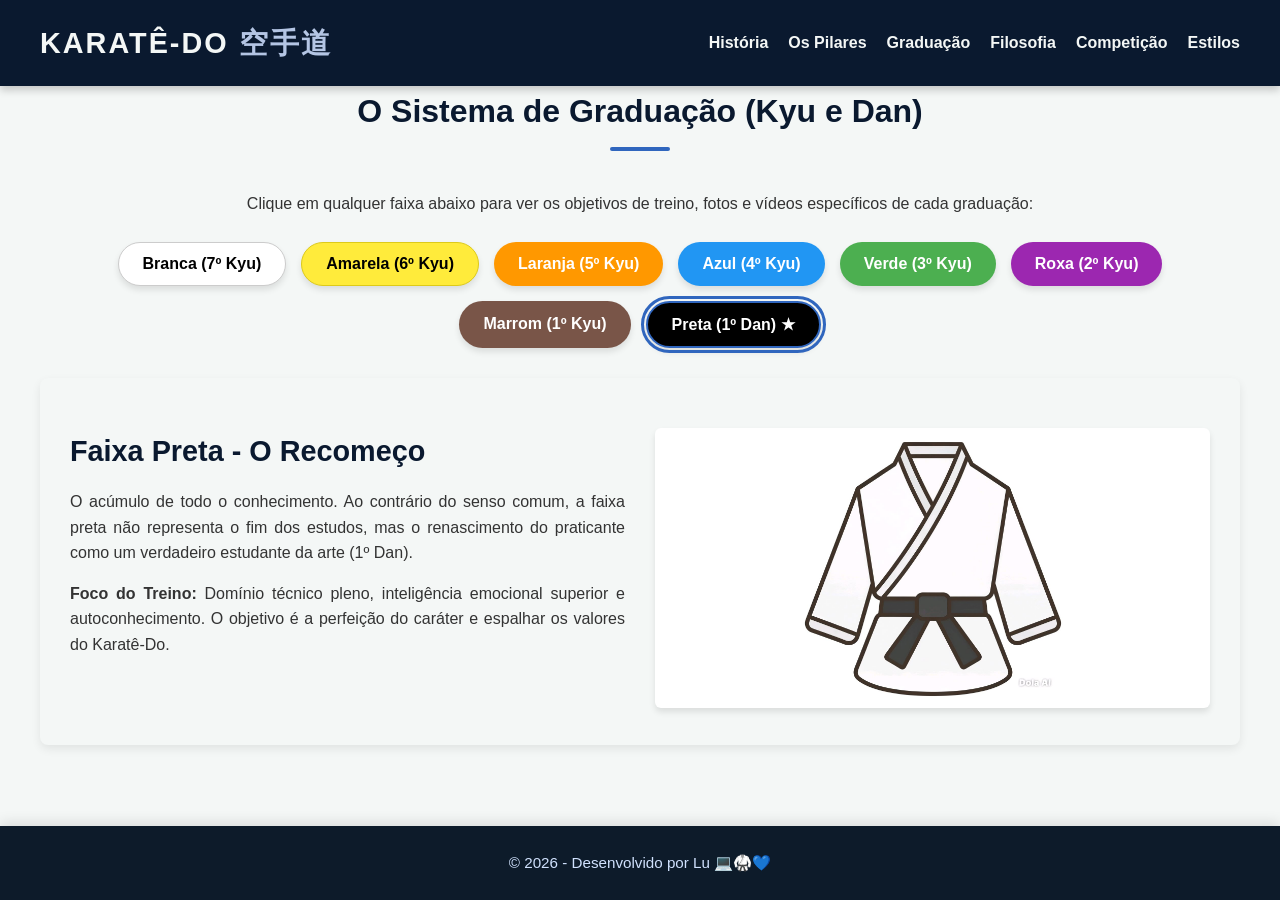
<file: Graduação.html>
<!DOCTYPE html>
<html lang="pt-BR">
<head>
    <meta charset="UTF-8">
    <meta name="viewport" content="width=device-width, initial-scale=1.0">
    <title>Sistema de Graduação - Karatê-Do</title>
    <!-- Linha para mudar o ícone da aba do navegador -->
    <link rel="icon" type="image/x-icon" href="./icon.png">
    <!-- Vincula ao arquivo CSS externo -->
    <link rel="stylesheet" href="Style.css">
</head>
<body>

    <!-- Cabeçalho -->
    <header>
        <div class="container header-content">
            <h1>KARATÊ-DO<span> 空手道</span></h1>
            <nav>
                <ul>
                    <li><a href="index.html">História</a></li>
                    <li><a href="Pilares.html">Os Pilares</a></li>
                    <li><a href="Graduação.html" class="ativo-link">Graduação</a></li>
                    <li><a href="Filosofia.html">Filosofia</a></li>
                    <li><a href="competiçao.html">Competição</a></li>
                    <li><a href="estilos.html">Estilos</a></li>
                </ul>
            </nav>
        </div>
    </header>

    <!-- Conteúdo da Graduação -->
    <section class="container">
        <h2 class="section-title">O Sistema de Graduação (Kyu e Dan)</h2>
        <p style="text-align: center; max-width: 800px; margin: 0 auto 25px;">Clique em qualquer faixa abaixo para ver os objetivos de treino, fotos e vídeos específicos de cada graduação:</p>
        
        <!-- Lista de Botões das Faixas -->
        <div class="faixas-lista">
            <button class="btn-faixa f-branca" onclick="mostrarFaixa('branca', this)">Branca (7º Kyu)</button>
            <button class="btn-faixa f-amarela" onclick="mostrarFaixa('amarela', this)">Amarela (6º Kyu)</button>
            <button class="btn-faixa f-laranja" onclick="mostrarFaixa('laranja', this)">Laranja (5º Kyu)</button>
            <button class="btn-faixa f-azul" onclick="mostrarFaixa('azul', this)">Azul (4º Kyu)</button>
            <button class="btn-faixa f-verde" onclick="mostrarFaixa('verde', this)">Verde (3º Kyu)</button>
            <button class="btn-faixa f-roxa" onclick="mostrarFaixa('roxa', this)">Roxa (2º Kyu)</button>
            <button class="btn-faixa f-marrom" onclick="mostrarFaixa('marrom', this)">Marrom (1º Kyu)</button>
            <button class="btn-faixa f-preta" onclick="mostrarFaixa('preta', this)">Preta (1º Dan) ★</button>
        </div>

        <!-- PAINÉIS DE DETALHES DE CADA FAIXA -->

        <!-- Faixa Branca -->
        <div id="fx-branca" class="painel-conteudo">
            <div class="detalhe-grid">
                <div class="detalhe-texto">
                    <h3>Faixa Branca - O Início da Jornada</h3>
                    <p>A cor branca representa a pureza, a mente aberta e o potencial do iniciante. É a folha em branco onde os primeiros conhecimentos serão escritos.</p>
                    <p><strong>Foco do Treino:</strong> Aprender a etiqueta do dojo, as bases iniciais (Zenkutsu-dachi) e os primeiros socos e defesas do Kihon. É a fase de se adaptar ao ritmo dos treinos.</p>
                </div>
                <div class="midia-box">
                    <img src="./faixabranca.png" alt="Faixa Branca">
                </div>
            </div>
        </div>

        <!-- Faixa Amarela -->
        <div id="fx-amarela" class="painel-conteudo">
            <div class="detalhe-grid">
                <div class="detalhe-texto">
                    <h3>Faixa Amarela - O Despertar</h3>
                    <p>Simboliza o sol nascente e a terra que começa a receber os primeiros raios de luz do conhecimento marcial.</p>
                    <p><strong>Foco do Treino:</strong> Começa-se a exigir mais estabilidade nas bases, velocidade nos golpes e a introdução dos primeiros Katas oficiais (como o Heian Shodan).</p>
                </div>
                <div class="midia-box">
                    <img src="./faixaamarela.png" alt="Faixa Amarela">
                </div>
            </div>
        </div>

        <!-- Faixa Laranja -->
        <div id="fx-laranja" class="painel-conteudo">
            <div class="detalhe-grid">
                <div class="detalhe-texto">
                    <h3>Faixa Laranja - A Energia</h3>
                    <p>Representa o amadurecimento, o vigor e o crescimento da energia solar do karateca dentro do dojo.</p>
                    <p><strong>Foco do Treino:</strong> Transições rápidas entre as bases, chutes mais técnicos e foco no ganho de força explosiva no Kihon básico.</p>
                </div>
                <div class="midia-box">
                    <img src="./faixalaranja.png" alt="Faixa Laranja">
                </div>
            </div>
        </div>

        <!-- Faixa Azul -->
        <div id="fx-azul" class="painel-conteudo">
            <div class="detalhe-grid">
                <div class="detalhe-texto">
                    <h3>Faixa Azul - A Percepção e a Calmaria</h3>
                    <p>O azul simboliza a cor do oceano e do céu. Representa um karateca que já superou as fases iniciais e começa a encontrar serenidade, fluidez e maior controle sobre suas técnicas.</p>
                    <p><strong>Foco do Treino:</strong> Desenvolvimento da coordenação fina, agilidade nas esquivas e contra-ataques. Os treinos de Kumite começam a exigir inteligência tática, e novos Katas intermediários são ensinados.</p>
                </div>
                <div class="midia-box">
                    <img src="./faixaazul.png" alt="Faixa Azul">
                </div>
            </div>
        </div>

        <!-- Faixa Verde -->
        <div id="fx-verde" class="painel-conteudo">
            <div class="detalhe-grid">
                <div class="detalhe-texto">
                    <h3>Faixa Verde - O Florescimento</h3>
                    <p>Representa a planta que cresce para cima e cria raízes profundas na terra. O praticante começa a fixar sua própria identidade técnica.</p>
                    <p><strong>Foco do Treino:</strong> Ritmo, fluidez nos movimentos e aplicação pesada do Bunkai (a aplicação em combate real de cada golpe dos Katas).</p>
                </div>
                <div class="midia-box">
                    <img src="./faixaverde.png" alt="Faixa Verde">
                </div>
            </div>
        </div>

        <!-- Faixa Roxa -->
        <div id="fx-roxa" class="painel-conteudo">
            <div class="detalhe-grid">
                <div class="detalhe-texto">
                    <h3>Faixa Roxa - A Transição</h3>
                    <p>Uma cor mística que indica que o aluno cruzou a linha do nível básico/intermediário e entra no limiar dos treinos avançados. Exige maior introspecção e foco mental.</p>
                    <p><strong>Foco do Treino:</strong> Potência máxima, combinações complexas de ataques contínuos e controle total do espírito no Kumite livre.</p>
                </div>
                <div class="midia-box">
                    <img src="./faixaroxa.png" alt="Faixa Roxa">
                </div>
            </div>
        </div>

        <!-- Faixa Marrom -->
        <div id="fx-marrom" class="painel-conteudo">
            <div class="detalhe-grid">
                <div class="detalhe-texto">
                    <h3>Faixa Marrom - O Amadurecimento</h3>
                    <p>A cor da terra firme e do tronco forte. Significa que a técnica do karateca está sólida, mas precisa ser polida exaustivamente para alcançar o nível de mestre.</p>
                    <p><strong>Foco do Treino:</strong> Lapidação técnica extrema, preparação física para o exame de faixa preta e desenvolvimento do papel de liderança auxiliando os menos graduados.</p>
                </div>
                <div class="midia-box">
                    <img src="./faixamarrom.png" alt="Faixa Marrom">
                </div>
            </div>
        </div>

        <!-- Faixa Preta -->
        <div id="fx-preta" class="painel-conteudo">
            <div class="detalhe-grid">
                <div class="detalhe-texto">
                    <h3>Faixa Preta - O Recomeço</h3>
                    <p>O acúmulo de todo o conhecimento. Ao contrário do senso comum, a faixa preta não representa o fim dos estudos, mas o renascimento do praticante como um verdadeiro estudante da arte (1º Dan).</p>
                    <p><strong>Foco do Treino:</strong> Domínio técnico pleno, inteligência emocional superior e autoconhecimento. O objetivo é a perfeição do caráter e espalhar os valores do Karatê-Do.</p>
                </div>
                <div class="midia-box">
                    <img src="./faixapreta.png" alt="Faixa Preta">
            </div>
        </div>

    </section>

    <!-- Rodapé fora de containers para ocupar 100% da largura -->
    <footer>
        <div class="container">
            <p>&copy; 2026 - Desenvolvido por Lu 💻🥋💙</p>
        </div>
    </footer>

    <!-- JavaScript das Faixas -->
    <script>
        function mostrarFaixa(idFaixa, elemento) {
            const paineisFaixa = document.querySelectorAll('.painel-conteudo');
            paineisFaixa.forEach(p => p.style.display = 'none');

            const botoesFaixa = document.querySelectorAll('.btn-faixa');
            botoesFaixa.forEach(b => b.classList.remove('ativo-faixa'));

            const painelSelecionado = document.getElementById('fx-' + idFaixa);
            if (painelSelecionado) painelSelecionado.style.display = 'block';

            if (elemento) elemento.classList.add('ativo-faixa');
        }

        // Abre automaticamente na Faixa Preta ao carregar a página
        window.addEventListener('DOMContentLoaded', () => {
            const faixaPretaBtn = document.querySelector('.f-preta');
            mostrarFaixa('preta', faixaPretaBtn);
        });
    </script>
</body>
</html>
</file>
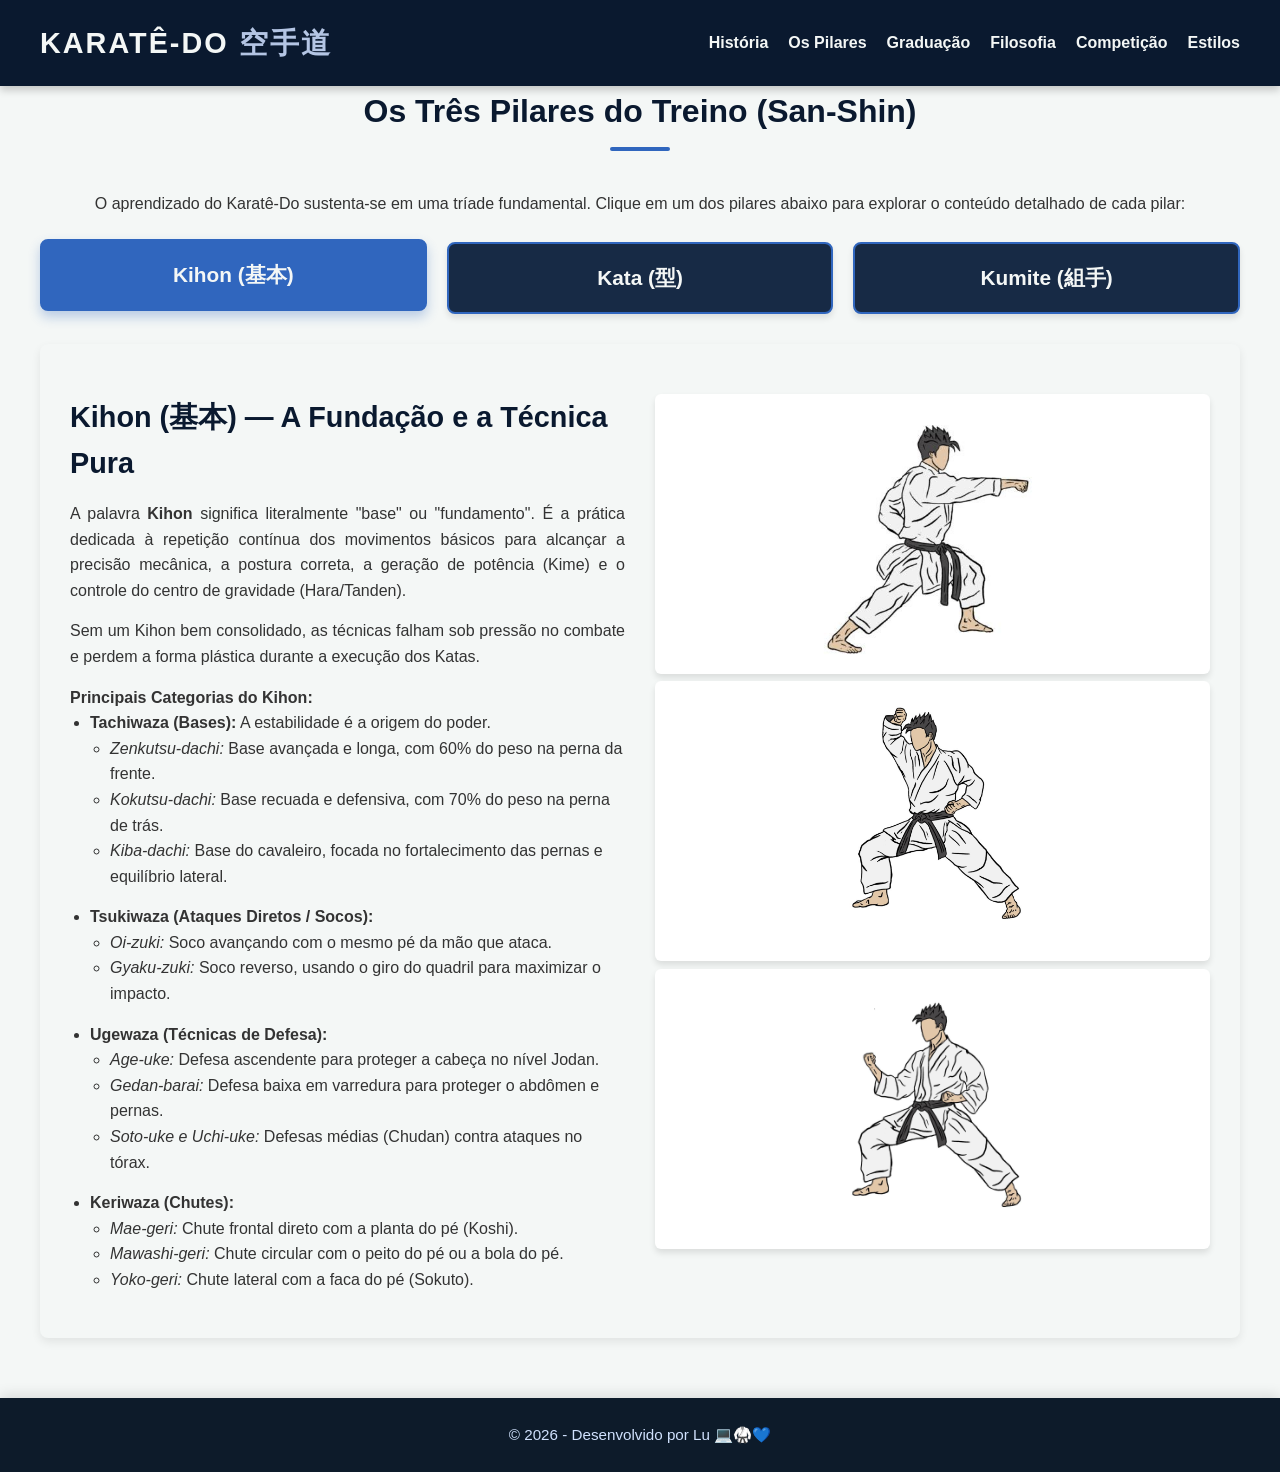
<file: Pilares.html>
<!DOCTYPE html>
<html lang="pt-BR">
<head>
    <meta charset="UTF-8">
    <meta name="viewport" content="width=device-width, initial-scale=1.0">
    <title>Os Três Pilares - Karatê-Do</title>
    <!-- Linha para mudar o ícone da aba do navegador -->
    <link rel="icon" type="image/x-icon" href="./icon.png">
    <!-- Vincula ao arquivo CSS externo -->
    <link rel="stylesheet" href="Style.css">
</head>
<body>

    <!-- Cabeçalho -->
    <header>
        <div class="container header-content">
            <h1>KARATÊ-DO<span> 空手道</span></h1>
            <nav>
                <ul>
                    <li><a href="index.html">História</a></li>
                    <li><a href="Pilares.html" class="ativo-link">Os Pilares</a></li>
                    <li><a href="Graduacao.html">Graduação</a></li>
                    <li><a href="Filosofia.html">Filosofia</a></li>
                    <li><a href="competicao.html">Competição</a></li>
                    <li><a href="estilos.html">Estilos</a></li>
                </ul>
            </nav>
        </div>
    </header>

    <!-- Conteúdo dos Pilares -->
    <section class="container">
        <h2 class="section-title">Os Três Pilares do Treino (San-Shin)</h2>
        <p style="text-align: center; margin-bottom: 25px;">O aprendizado do Karatê-Do sustenta-se em uma tríade fundamental. Clique em um dos pilares abaixo para explorar o conteúdo detalhado de cada pilar:</p>
        
        <!-- Botões de Seleção -->
        <div class="botoes-container">
            <button class="btn-pilar" onclick="mostrarPilar('kihon', this)">Kihon (基本)</button>
            <button class="btn-pilar" onclick="mostrarPilar('kata', this)">Kata (型)</button>
            <button class="btn-pilar" onclick="mostrarPilar('kumite', this)">Kumite (組手)</button>
        </div>

        <!-- Conteúdo: KIHON -->
        <div id="content-kihon" class="painel-conteudo">
            <div class="detalhe-grid">
                <div class="detalhe-texto">
                    <h3>Kihon (基本) — A Fundação e a Técnica Pura</h3>
                    <p>A palavra <strong>Kihon</strong> significa literalmente "base" ou "fundamento". É a prática dedicada à repetição contínua dos movimentos básicos para alcançar a precisão mecânica, a postura correta, a geração de potência (Kime) e o controle do centro de gravidade (Hara/Tanden).</p>
                    
                    <p>Sem um Kihon bem consolidado, as técnicas falham sob pressão no combate e perdem a forma plástica durante a execução dos Katas.</p>

                    <h4>Principais Categorias do Kihon:</h4>
                    <ul>
                        <li><strong>Tachiwaza (Bases):</strong> A estabilidade é a origem do poder.
                            <ul>
                                <li><em>Zenkutsu-dachi:</em> Base avançada e longa, com 60% do peso na perna da frente.</li>
                                <li><em>Kokutsu-dachi:</em> Base recuada e defensiva, com 70% do peso na perna de trás.</li>
                                <li><em>Kiba-dachi:</em> Base do cavaleiro, focada no fortalecimento das pernas e equilíbrio lateral.</li>
                            </ul>
                        </li>
                        <li><strong>Tsukiwaza (Ataques Diretos / Socos):</strong>
                            <ul>
                                <li><em>Oi-zuki:</em> Soco avançando com o mesmo pé da mão que ataca.</li>
                                <li><em>Gyaku-zuki:</em> Soco reverso, usando o giro do quadril para maximizar o impacto.</li>
                            </ul>
                        </li>
                        <li><strong>Ugewaza (Técnicas de Defesa):</strong>
                            <ul>
                                <li><em>Age-uke:</em> Defesa ascendente para proteger a cabeça no nível Jodan.</li>
                                <li><em>Gedan-barai:</em> Defesa baixa em varredura para proteger o abdômen e pernas.</li>
                                <li><em>Soto-uke e Uchi-uke:</em> Defesas médias (Chudan) contra ataques no tórax.</li>
                            </ul>
                        </li>
                        <li><strong>Keriwaza (Chutes):</strong>
                            <ul>
                                <li><em>Mae-geri:</em> Chute frontal direto com a planta do pé (Koshi).</li>
                                <li><em>Mawashi-geri:</em> Chute circular com o peito do pé ou a bola do pé.</li>
                                <li><em>Yoko-geri:</em> Chute lateral com a faca do pé (Sokuto).</li>
                            </ul>
                        </li>
                    </ul>
                </div>
                <div class="midia-box">
                    <img src="kihonimagem.jpg" alt="Treino de Kihon">
                    <img src="kihon2.jpg" alt="Técnica de Kihon Age-uke">
                    <img src="kihon3.jpg" alt="Técnica de Kihon Age-uke">
                </div>
            </div>
        </div>

        <!-- Conteúdo: KATA -->
        <div id="content-kata" class="painel-conteudo">
            <div class="detalhe-grid">
                <div class="detalhe-texto">
                    <h3>Kata (型) — A Biblioteca Viva do Karatê</h3>
                    <p>O <strong>Kata</strong> ("forma") é uma sequência predeterminada de movimentos que simula um combate contra múltiplos oponentes invisíveis que atacam de diferentes direções. Historicamente, os mestres de Okinawa codificavam suas técnicas secretas nos Katas para transmiti-las entre gerações.</p>

                    <p>No Kata, o praticante desenvolve controle de respiração (Ibuki), variação de ritmo (lento/rápido), direção da força e concentração (Zanshin).</p>

                    <h4>Conceitos Fundamentais do Kata:</h4>
                    <ul>
                        <li><strong>Embusen (演武線):</strong> A linha de movimentação do Kata no chão. Cada Kata possui um ponto exato de início e deve terminar exatamente no mesmo local de partida.</li>
                        <li><strong>Bunkai (分解):</strong> O estudo analítico do Kata. Consiste em desconstruir cada movimento da coreografia e aplicar na prática contra um colega de treino em situação real de defesa pessoal.</li>
                        <li><strong>Série Heian / Pinan:</strong> Cinco Katas básicos desenvolvidos para introduzir os iniciantes às movimentações essenciais antes do estudo dos Katas avançados.</li>
                    </ul>
                </div>
                <div class="midia-box">
                    <img src="kata.jpg" alt="Execução de Kata">
                    <img src="kata2.jpg" alt="Postura de Kata Shuto-uke">
                </div>
            </div>
        </div>

        <!-- Conteúdo: KUMITE -->
        <div id="content-kumite" class="painel-conteudo">
            <div class="detalhe-grid">
                <div class="detalhe-texto">
                    <h3>Kumite (組手) — O Encontro das Mãos</h3>
                    <p>O <strong>Kumite</strong> é o pilar prático da arte marcial onde a velocidade do Kihon e a estratégia do Kata são colocadas à prova contra um adversário real em tempo real. O foco principal não é a violência, mas sim a percepção de distância (Maai), tempo de reação (Sen) e autocontrole emocional.</p>

                    <h4>Estágios de Evolução no Kumite:</h4>
                    <ul>
                        <li><strong>Gohon Kumite / Sanbon Kumite:</strong> Combates combinados com 5 ou 3 passos. O atacante anuncia o golpe e o defensor aplica a defesa e o contra-ataque predefinidos.</li>
                        <li><strong>Ippon Kumite:</strong> Combate de um único passo focado no princípio do <em>Ikken Hissatsu</em> (um golpe decisivo).</li>
                        <li><strong>Jiyu Kumite:</strong> Luta livre sem anúncios prévios, onde os dois praticantes buscam brechas defensivas mantendo o controle pleno do impacto.</li>
                        <li><strong>Shiai Kumite:</strong> O combate de competição esportiva regido pela WKF, com pontuações divididas em:
                            <ul>
                                <li><em>Yuko (1 ponto):</em> Socos nas áreas válidas (cabeça/tórax).</li>
                                <li><em>Waza-ari (2 pontos):</em> Chutes no tórax/costas (Chudan).</li>
                                <li><em>Ippon (3 pontos):</em> Chutes na cabeça (Jodan) ou golpes executados após a derrubada do adversário.</li>
                            </ul>
                        </li>
                    </ul>
                </div>
                <div class="midia-box">
                    <img src="kumite.jpg" alt="Luta de Kumite Chute">
                    <img src="kumite2.jpg" alt="Luta de Kumite Soco">
                </div>
            </div>
        </div>
    </section>

    <!-- Rodapé fora de containers para ocupar 100% da largura -->
    <footer>
        <div class="container">
            <p>&copy; 2026 - Desenvolvido por Lu 💻🥋💙</p>
        </div>
    </footer>

    <!-- JavaScript das Abas dos Pilares -->
    <script>
        function mostrarPilar(idPilar, elemento) {
            const paineis = document.querySelectorAll('.painel-conteudo');
            paineis.forEach(p => p.style.display = 'none');

            const botoes = document.querySelectorAll('.btn-pilar');
            botoes.forEach(b => b.classList.remove('ativo'));

            const painelSelecionado = document.getElementById('content-' + idPilar);
            if (painelSelecionado) painelSelecionado.style.display = 'block';

            if (elemento) elemento.classList.add('ativo');
        }

        // Abre automaticamente o Kihon assim que a página carregar
        window.addEventListener('DOMContentLoaded', () => {
            const primeiroPilarBtn = document.querySelector('.btn-pilar');
            mostrarPilar('kihon', primeiroPilarBtn);
        });
    </script>
</body>
</html>
</file>
<file: Style.css>
html {
            height: 100%;
        }

        body {
            min-height: 100vh;
            display: flex;
            flex-direction: column;
        }

        /* Faz a área central crescer e empurrar o rodapé para o fundo */
        section.container {
            flex: 1;
        }
        
        :root {
            --azul-escuro: #0a192f;
            --azul-principal: #172a45;
            --azul-destaque: #3066be;
            --azul-claro: #b4c5e4;
            --branco: #f4f7f6;
        }

        * {
            margin: 0;
            padding: 0;
            box-sizing: border-box;
            font-family:'Franklin Gothic Medium', 'Arial Narrow', Arial, sans-serif;
        }

        body {
            background-color: var(--branco);
            color: #333;
            line-height: 1.6;
        }

        /* Cabeçalho e Menu */
        header {
            background-color: var(--azul-escuro);
            color: var(--branco);
            padding: 20px 0;
            position: sticky;
            top: 0;
            z-index: 1000;
            box-shadow: 0 4px 8px rgba(0,0,0,0.2);
        }

        .container {
            width: 100%;
            max-width: 1200px;
            margin: 0 auto;
        }

        .header-content {
            display: flex;
            justify-content: space-between;
            align-items: center;
        }

        h1 {
            font-size: 1.8rem;
            letter-spacing: 2px;
        }

        h1 span {
            color: var(--azul-claro);
        }

        nav ul {
            display: flex;
            list-style: none;
        }

        nav ul li {
            margin-left: 20px;
        }

        nav ul li a {
            color: var(--branco);
            text-decoration: none;
            font-weight: 600;
            transition: color 0.3s;
        }

        nav ul li a:hover {
            color: var(--azul-claro);
        }

        /* BANNER HERO INICIAL (INDEX.HTML)*/

        .hero-banner {
            background: linear-gradient(135deg, #0d1b2a 0%, #1e3c72 50%, #2a5298 100%);
            color: #ffffff;
            padding: 55px 20px;
            text-align: center;
            border-radius: 0 0 16px 16px;
            box-shadow: 0 6px 20px rgba(0, 0, 0, 0.15);
            margin-bottom: 30px;
        }

        .hero-content {
            max-width: 850px;
            margin: 0 auto;
        }

        .hero-tag {
            display: inline-block;
            background-color: rgba(255, 255, 255, 0.15);
            color: #eef3fc;
            padding: 6px 16px;
            border-radius: 20px;
            font-size: 0.85rem;
            font-weight: 600;
            letter-spacing: 1px;
            text-transform: uppercase;
            margin-bottom: 15px;
        }

        .hero-banner h2 {
            font-size: 2.2rem;
            margin: 10px 0 15px 0;
            color: #ffffff;
            font-weight: 700;
            line-height: 1.3;
        }

        .hero-banner p {
            font-size: 1.1rem;
            color: #d0e1fd;
            line-height: 1.6;
            margin-bottom: 30px;
        }

        /* Caixa Visual dos Kanjis (Kara + Te) */
        .hero-kanji-box {
            display: flex;
            justify-content: center;
            align-items: center;
            gap: 15px;
            background: rgba(255, 255, 255, 0.08);
            backdrop-filter: blur(5px);
            padding: 18px 25px;
            border-radius: 12px;
            border: 1px solid rgba(255, 255, 255, 0.15);
            max-width: 500px;
            margin: 0 auto;
        }

        .kanji-item {
            display: flex;
            flex-direction: column;
            align-items: center;
        }

        .kanji-item .kanji {
            font-size: 2.2rem;
            font-weight: bold;
            color: #ffffff;
        }

        .kanji-item .significado {
            font-size: 0.8rem;
            color: #c2d8fc;
            margin-top: 4px;
        }

        .kanji-plus {
            font-size: 1.4rem;
            color: #64b5f6;
            font-weight: bold;
        }

        .kanji-item.destaque .kanji {
            color: #64b5f6;
        }

        /* Destaque para o cartão central */
        .valor-box.destacado-box {
            border-top: 4px solid #2a5298;
            background-color: #ffffff;
        }

        .section-title {
            text-align: center;
            font-size: 2rem;
            color: var(--azul-escuro);
            margin-bottom: 40px;
            position: relative;
        }

        .section-title::after {
            content: '';
            display: block;
            width: 60px;
            height: 4px;
            background-color: var(--azul-destaque);
            margin: 10px auto 0;
            border-radius: 2px;
        }

        /* Sobre o Karatê */
        .sobre-grid {
            display: grid;
            grid-template-columns: 1fr 1fr;
            gap: 40px;
            align-items: center;
        }

        .sobre-texto p {
            margin-bottom: 15px;
            text-align: justify;
        }

        .destaque-box {
            background-color: var(--azul-principal);
            color: var(--branco);
            padding: 25px;
            border-left: 5px solid var(--azul-destaque);
            border-radius: 4px;
        }

        /* Os Três Pilares */
        .pilares-bg {
            background-color: #e9ecef;
        }

        .botoes-container {
            display: grid;
            grid-template-columns: repeat(auto-fit, minmax(250px, 1fr));
            gap: 20px;
            margin-bottom: 30px;
        }

        .btn-pilar {
            background-color: var(--azul-principal);
            color: var(--branco);
            border: 2px solid var(--azul-destaque);
            padding: 20px;
            font-size: 1.3rem;
            font-weight: bold;
            border-radius: 8px;
            cursor: pointer;
            transition: all 0.3s ease;
            box-shadow: 0 4px 6px rgba(0,0,0,0.1);
        }

        .btn-pilar:hover, .btn-pilar.ativo {
            background-color: var(--azul-destaque);
            color: var(--branco);
            transform: translateY(-3px);
            box-shadow: 0 6px 12px rgba(48, 102, 190, 0.3);
        }

        /* Painéis de Conteúdo (Pilares e Faixas) */
        .painel-conteudo {
            background-color: var(--branco);
            border-radius: 8px;
            padding: 30px;
            box-shadow: 0 4px 10px rgba(0,0,0,0.08);
            display: none;
            animation: fadeIn 0.5s ease;
        }

        @keyframes fadeIn {
            from { opacity: 0; transform: translateY(10px); }
            to { opacity: 1; transform: translateY(0); }
        }

        .detalhe-grid {
            display: grid;
            grid-template-columns: 1fr 1fr;
            gap: 30px;
            margin-top: 20px;
        }

        .detalhe-texto h3 {
            color: var(--azul-escuro);
            font-size: 1.8rem;
            margin-bottom: 15px;
        }

        .detalhe-texto p {
            text-align: justify;
            margin-bottom: 15px;
        }

        .detalhe-texto ul {
            margin-left: 20px;
            margin-bottom: 15px;
        }

        .midia-box img {
            width: 100%;
            height: 280px; /* Aumentamos um pouquinho a altura para dar espaço */
            object-fit: contain; /* Ajusta a imagem inteira dentro do quadro sem cortar nada! */
            background-color: #ffffff; /* Fundo branco limpo para combinar com as ilustrações */
            padding: 10px; /* Pequeno respiro nas bordas */
            border-radius: 6px;
            box-shadow: 0 4px 6px rgba(0,0,0,0.1);
        }

        /* Sistema de Faixas (Botões de Graduação) */
        .faixas-lista {
            display: flex;
            flex-wrap: wrap;
            justify-content: center;
            gap: 15px;
            margin-top: 20px;
            margin-bottom: 30px;
        }

        .btn-faixa {
            padding: 12px 24px;
            border-radius: 25px;
            font-weight: bold;
            font-size: 1rem;
            cursor: pointer;
            box-shadow: 0 4px 6px rgba(0,0,0,0.1);
            transition: all 0.3s ease;
        }

        .btn-faixa:hover {
            transform: scale(1.05);
            box-shadow: 0 6px 12px rgba(0,0,0,0.15);
        }

        .btn-faixa.ativo-faixa {
            outline: 3px solid var(--azul-destaque);
            outline-offset: 2px;
        }

        /* Cores dos Botões das Faixas */
        .f-branca { background-color: #fff; color: #000; border: 1px solid #ccc; }
        .f-amarela { background-color: #ffeb3b; color: #000; border: 1px solid #ddca1a; }
        .f-laranja { background-color: #ff9800; color: #fff; border: none; }
        .f-azul { background-color: #2196f3; color: #fff; border: none; }
        .f-verde { background-color: #4caf50; color: #fff; border: none; }
        .f-roxa { background-color: #9c27b0; color: #fff; border: none; }
        .f-marrom { background-color: #795548; color: #fff; border: none; }
        .f-preta { background-color: #000; color: #fff; border: 2px solid var(--azul-destaque); }

        /* Filosofia / Dojo Kun */
        .dojo-kun {
            background-color: var(--azul-escuro);
            color: var(--branco);
            text-align: center;
        }

        .dojo-kun ol {
            list-style-position: inside;
            display: inline-block;
            text-align: left;
            font-size: 1.1rem;
        }

        .dojo-kun li {
            margin-bottom: 15px;
        }

        /* Rodapé */

        footer {
            width: 100%;
            background-color: #0d1b2a; /* Tom azul bem escuro / noite */
            color: #ffffff;
            padding: 25px 0;
            margin-top: 60px; /* Afasta o rodapé dos cartões de cima */
            text-align: center;
            box-shadow: 0 -4px 12px rgba(0, 0, 0, 0.1);
        }

        footer p {
            margin: 0;
            font-size: 0.95rem;
            color: #d0e1fd;
            font-weight: 500;
        }
        /* Estilos Específicos para a Página de Filosofia */

        .subtitulo-filosofia {
        text-align: center;
        max-width: 800px;
        margin: 0 auto 30px auto;
        color: #555555;
        font-size: 1.05rem;
        line-height: 1.6;
        }

        /* Estrutura dos Cartões do Dojo Kun */
        .dojo-kun-grid {
            display: flex;
            flex-direction: column;
            gap: 18px;
            max-width: 850px;
            margin: 0 auto;
        }

        .dojo-card {
            display: flex;
            align-items: center;
            background-color: #ffffff;
            border-left: 5px solid #1e3c72; /* Tom azul escuro de destaque */
            border-radius: 8px;
            padding: 20px 25px;
            box-shadow: 0 3px 10px rgba(0, 0, 0, 0.06);
            transition: transform 0.2s ease, box-shadow 0.2s ease;
        }

        .dojo-card:hover {
            transform: translateY(-3px);
            box-shadow: 0 6px 15px rgba(30, 60, 114, 0.15);
        }

        .dojo-numero {
            font-size: 2rem;
            font-weight: 800;
            color: #1e3c72;
            background-color: #eef3fc;
            width: 50px;
            height: 50px;
            border-radius: 50%;
            display: flex;
            align-items: center;
            justify-content: center;
            margin-right: 20px;
            flex-shrink: 0;
        }

        .dojo-conteudo h3 {
            margin: 0 0 4px 0;
            color: #111111;
            font-size: 1.15rem;
        }

        .dojo-conteudo .japones {
            font-size: 0.9rem;
            color: #2a5298;
            font-weight: 600;
            margin-bottom: 6px;
            font-style: italic;
        }

        .dojo-conteudo p {
            margin: 0;
            color: #444444;
            font-size: 0.95rem;
            line-height: 1.5;
        }

        /* Seção de Valores e Tradição */
        .valores-grid {
            display: grid;
            grid-template-columns: repeat(auto-fit, minmax(320px, 1fr));
            gap: 25px;
            max-width: 950px;
            margin: 0 auto;
        }

        .valor-box {
            background-color: #ffffff;
            padding: 25px;
            border-radius: 8px;
            border: 1px solid #e2e8f0;
            box-shadow: 0 2px 8px rgba(0, 0, 0, 0.04);
        }

        .valor-box h3 {
            color: #1e3c72;
            margin-top: 0;
            border-bottom: 2px solid #eef3fc;
            padding-bottom: 8px;
        }

        .citacao {
            background-color: #eef3fc;
            border-left: 4px solid #2a5298;
            margin: 15px 0 0 0;
            padding: 12px 15px;
            font-style: italic;
            color: #1e3c72;
            border-radius: 0 6px 6px 0;
        }

        .valor-box ul {
            padding-left: 20px;
            margin-bottom: 0;
        }

        .valor-box li {
            margin-bottom: 10px;
            line-height: 1.5;
        }


        /* Estilo para Vídeos Locais */
        .video-container video {
            width: 100%;
            height: auto;
            border-radius: 8px;
            margin: 10px 0;
            box-shadow: 0 4px 10px rgba(0, 0, 0, 0.08);
            display: block;
        }
</file>
